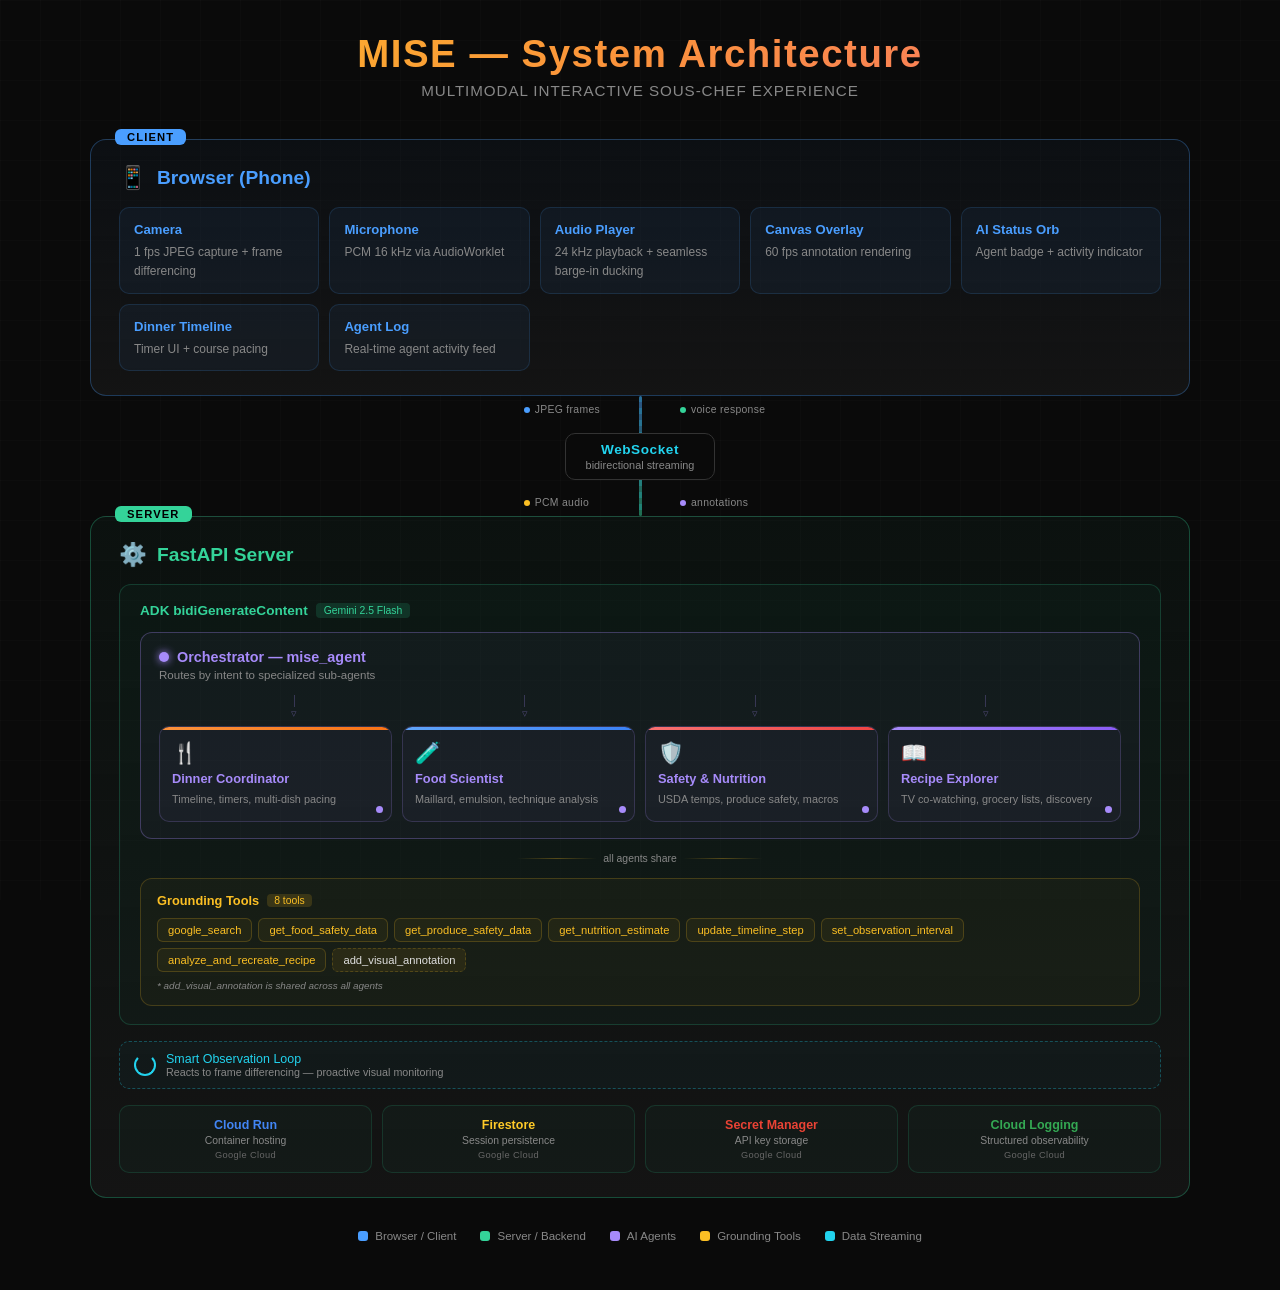
<file: app/static/architecture.html>
<!DOCTYPE html>
<html lang="en">
<head>
<meta charset="UTF-8">
<meta name="viewport" content="width=device-width, initial-scale=1.0">
<title>MISE — System Architecture</title>
<style>
  *, *::before, *::after { box-sizing: border-box; margin: 0; padding: 0; }

  :root {
    --bg: #0a0a0a;
    --bg-card: #141414;
    --border: #222;
    --text: #e0e0e0;
    --text-dim: #888;
    --blue: #4a9eff;
    --blue-glow: rgba(74, 158, 255, 0.15);
    --green: #34d399;
    --green-glow: rgba(52, 211, 153, 0.15);
    --purple: #a78bfa;
    --purple-glow: rgba(167, 139, 250, 0.15);
    --amber: #fbbf24;
    --amber-glow: rgba(251, 191, 36, 0.15);
    --red: #f87171;
    --orange: #fb923c;
    --cyan: #22d3ee;
  }

  body {
    background: var(--bg);
    color: var(--text);
    font-family: 'SF Pro Display', -apple-system, BlinkMacSystemFont, 'Segoe UI', Roboto, sans-serif;
    min-height: 100vh;
    overflow-x: hidden;
    padding: 32px 24px 48px;
  }

  /* ── Title ── */
  .title {
    text-align: center;
    margin-bottom: 40px;
  }
  .title h1 {
    font-size: 2.4rem;
    font-weight: 700;
    letter-spacing: 0.04em;
    background: linear-gradient(135deg, var(--amber) 0%, var(--orange) 50%, var(--red) 100%);
    -webkit-background-clip: text;
    -webkit-text-fill-color: transparent;
    background-clip: text;
  }
  .title .subtitle {
    font-size: 0.95rem;
    color: var(--text-dim);
    margin-top: 6px;
    letter-spacing: 0.06em;
    text-transform: uppercase;
  }

  /* ── Layout ── */
  .arch-container {
    max-width: 1100px;
    margin: 0 auto;
    display: flex;
    flex-direction: column;
    gap: 0;
    align-items: center;
  }

  /* ── Section Cards ── */
  .section {
    width: 100%;
    border: 1px solid var(--border);
    border-radius: 16px;
    padding: 24px 28px;
    position: relative;
    background: var(--bg-card);
  }
  .section-label {
    position: absolute;
    top: -11px;
    left: 24px;
    font-size: 0.7rem;
    font-weight: 600;
    letter-spacing: 0.1em;
    text-transform: uppercase;
    padding: 2px 12px;
    border-radius: 6px;
  }
  .section-title {
    font-size: 1.2rem;
    font-weight: 600;
    margin-bottom: 16px;
    display: flex;
    align-items: center;
    gap: 10px;
  }
  .section-title .icon {
    font-size: 1.4rem;
  }

  /* ── Browser Section ── */
  .browser-section {
    border-color: rgba(74, 158, 255, 0.3);
    background: linear-gradient(180deg, rgba(74, 158, 255, 0.04) 0%, var(--bg-card) 100%);
  }
  .browser-section .section-label {
    background: var(--blue);
    color: #000;
  }
  .browser-section .section-title { color: var(--blue); }

  .browser-grid {
    display: grid;
    grid-template-columns: repeat(auto-fit, minmax(200px, 1fr));
    gap: 10px;
  }
  .browser-item {
    background: rgba(74, 158, 255, 0.06);
    border: 1px solid rgba(74, 158, 255, 0.15);
    border-radius: 10px;
    padding: 12px 14px;
    font-size: 0.82rem;
    line-height: 1.45;
    transition: border-color 0.3s, background 0.3s;
  }
  .browser-item:hover {
    border-color: rgba(74, 158, 255, 0.4);
    background: rgba(74, 158, 255, 0.1);
  }
  .browser-item .label {
    font-weight: 600;
    color: var(--blue);
    display: block;
    margin-bottom: 3px;
  }
  .browser-item .detail {
    color: var(--text-dim);
    font-size: 0.75rem;
  }

  /* ── WebSocket Bridge ── */
  .ws-bridge {
    width: 100%;
    display: flex;
    flex-direction: column;
    align-items: center;
    padding: 8px 0;
    position: relative;
    height: 120px;
    justify-content: center;
  }
  .ws-line {
    width: 3px;
    height: 100%;
    background: linear-gradient(180deg, var(--blue), var(--green));
    position: absolute;
    border-radius: 3px;
    opacity: 0.5;
  }
  .ws-label-box {
    position: relative;
    z-index: 2;
    background: var(--bg);
    border: 1px solid #333;
    border-radius: 10px;
    padding: 8px 20px;
    text-align: center;
  }
  .ws-label-box .ws-title {
    font-weight: 700;
    font-size: 0.85rem;
    color: var(--cyan);
    letter-spacing: 0.04em;
  }
  .ws-label-box .ws-sub {
    font-size: 0.68rem;
    color: var(--text-dim);
    margin-top: 2px;
  }

  /* Flowing particles on WebSocket */
  .ws-particles {
    position: absolute;
    width: 100%;
    height: 100%;
    top: 0;
    left: 0;
    pointer-events: none;
    overflow: hidden;
  }
  .particle {
    position: absolute;
    left: 50%;
    width: 8px;
    height: 8px;
    border-radius: 50%;
    transform: translateX(-50%);
    opacity: 0;
  }
  .particle.down {
    animation: flowDown 2.5s ease-in-out infinite;
  }
  .particle.up {
    animation: flowUp 2.5s ease-in-out infinite;
  }
  .particle.p1 { background: var(--blue); animation-delay: 0s; left: calc(50% - 14px); }
  .particle.p2 { background: var(--amber); animation-delay: 0.6s; left: calc(50% - 6px); }
  .particle.p3 { background: var(--green); animation-delay: 1.2s; left: calc(50% + 6px); }
  .particle.p4 { background: var(--purple); animation-delay: 1.8s; left: calc(50% + 14px); }

  @keyframes flowDown {
    0%   { top: 0%; opacity: 0; }
    15%  { opacity: 1; }
    85%  { opacity: 1; }
    100% { top: 100%; opacity: 0; }
  }
  @keyframes flowUp {
    0%   { top: 100%; opacity: 0; }
    15%  { opacity: 1; }
    85%  { opacity: 1; }
    100% { top: 0%; opacity: 0; }
  }

  /* Data flow labels beside the bridge */
  .ws-data-labels {
    position: absolute;
    top: 0;
    height: 100%;
    display: flex;
    flex-direction: column;
    justify-content: space-between;
    padding: 8px 0;
    font-size: 0.65rem;
    color: var(--text-dim);
    letter-spacing: 0.03em;
  }
  .ws-data-labels.left { right: calc(50% + 40px); text-align: right; }
  .ws-data-labels.right { left: calc(50% + 40px); text-align: left; }
  .ws-data-labels span {
    display: flex;
    align-items: center;
    gap: 5px;
    white-space: nowrap;
  }
  .ws-data-labels .dot {
    width: 6px;
    height: 6px;
    border-radius: 50%;
    display: inline-block;
    flex-shrink: 0;
  }

  /* ── Server Section ── */
  .server-section {
    border-color: rgba(52, 211, 153, 0.3);
    background: linear-gradient(180deg, rgba(52, 211, 153, 0.04) 0%, var(--bg-card) 100%);
  }
  .server-section .section-label {
    background: var(--green);
    color: #000;
  }
  .server-section .section-title { color: var(--green); }

  /* ── ADK Block ── */
  .adk-block {
    border: 1px solid rgba(52, 211, 153, 0.2);
    border-radius: 12px;
    padding: 18px 20px;
    margin-bottom: 16px;
    background: rgba(52, 211, 153, 0.03);
  }
  .adk-header {
    font-size: 0.85rem;
    font-weight: 600;
    color: var(--green);
    margin-bottom: 14px;
    display: flex;
    align-items: center;
    gap: 8px;
  }
  .adk-header .badge {
    font-size: 0.65rem;
    background: rgba(52, 211, 153, 0.15);
    padding: 2px 8px;
    border-radius: 4px;
    font-weight: 500;
    color: var(--green);
  }

  /* ── Orchestrator ── */
  .orchestrator {
    border: 1px solid rgba(167, 139, 250, 0.3);
    border-radius: 12px;
    padding: 16px 18px;
    margin-bottom: 14px;
    background: rgba(167, 139, 250, 0.04);
    position: relative;
  }
  .orchestrator-title {
    font-size: 0.9rem;
    font-weight: 700;
    color: var(--purple);
    margin-bottom: 4px;
    display: flex;
    align-items: center;
    gap: 8px;
  }
  .orchestrator-title .orb {
    width: 10px;
    height: 10px;
    border-radius: 50%;
    background: var(--purple);
    animation: orbPulse 2s ease-in-out infinite;
    box-shadow: 0 0 8px var(--purple);
  }
  .orchestrator-sub {
    font-size: 0.72rem;
    color: var(--text-dim);
    margin-bottom: 14px;
  }

  @keyframes orbPulse {
    0%, 100% { transform: scale(1); opacity: 1; box-shadow: 0 0 8px var(--purple); }
    50% { transform: scale(1.3); opacity: 0.7; box-shadow: 0 0 18px var(--purple); }
  }

  /* ── Sub-Agents Grid ── */
  .agents-grid {
    display: grid;
    grid-template-columns: repeat(4, 1fr);
    gap: 10px;
  }
  .agent-card {
    border: 1px solid rgba(167, 139, 250, 0.2);
    border-radius: 10px;
    padding: 14px 12px;
    background: rgba(167, 139, 250, 0.04);
    position: relative;
    overflow: hidden;
    transition: border-color 0.3s, transform 0.2s;
  }
  .agent-card:hover {
    border-color: rgba(167, 139, 250, 0.5);
    transform: translateY(-2px);
  }
  .agent-card::before {
    content: '';
    position: absolute;
    top: 0;
    left: 0;
    right: 0;
    height: 3px;
    border-radius: 10px 10px 0 0;
  }
  .agent-card:nth-child(1)::before { background: linear-gradient(90deg, #fb923c, #f97316); }
  .agent-card:nth-child(2)::before { background: linear-gradient(90deg, #60a5fa, #3b82f6); }
  .agent-card:nth-child(3)::before { background: linear-gradient(90deg, #f87171, #ef4444); }
  .agent-card:nth-child(4)::before { background: linear-gradient(90deg, #a78bfa, #8b5cf6); }
  .agent-card .agent-icon {
    font-size: 1.3rem;
    margin-bottom: 6px;
  }
  .agent-card .agent-name {
    font-size: 0.8rem;
    font-weight: 600;
    color: var(--purple);
    margin-bottom: 4px;
    line-height: 1.3;
  }
  .agent-card .agent-desc {
    font-size: 0.68rem;
    color: var(--text-dim);
    line-height: 1.4;
  }
  .agent-pulse {
    position: absolute;
    bottom: 8px;
    right: 8px;
    width: 7px;
    height: 7px;
    border-radius: 50%;
    background: var(--purple);
    animation: agentPulse 3s ease-in-out infinite;
  }
  .agent-card:nth-child(1) .agent-pulse { animation-delay: 0s; }
  .agent-card:nth-child(2) .agent-pulse { animation-delay: 0.7s; }
  .agent-card:nth-child(3) .agent-pulse { animation-delay: 1.4s; }
  .agent-card:nth-child(4) .agent-pulse { animation-delay: 2.1s; }

  @keyframes agentPulse {
    0%, 100% { opacity: 0.4; transform: scale(1); }
    50% { opacity: 1; transform: scale(1.5); }
  }

  /* Routing arrows from orchestrator to agents */
  .routing-arrows {
    display: flex;
    justify-content: space-around;
    margin-bottom: 6px;
    padding: 0 20px;
  }
  .routing-arrow {
    display: flex;
    flex-direction: column;
    align-items: center;
    color: rgba(167, 139, 250, 0.35);
    font-size: 0.7rem;
  }
  .routing-arrow .arrow-line {
    width: 1px;
    height: 12px;
    background: rgba(167, 139, 250, 0.25);
    animation: routeFlow 2s ease-in-out infinite;
  }
  .routing-arrow:nth-child(1) .arrow-line { animation-delay: 0s; }
  .routing-arrow:nth-child(2) .arrow-line { animation-delay: 0.5s; }
  .routing-arrow:nth-child(3) .arrow-line { animation-delay: 1s; }
  .routing-arrow:nth-child(4) .arrow-line { animation-delay: 1.5s; }

  @keyframes routeFlow {
    0%, 100% { opacity: 0.3; height: 12px; }
    50% { opacity: 1; height: 16px; }
  }

  /* ── Tools Grid ── */
  .tools-section {
    margin-top: 14px;
    border: 1px solid rgba(251, 191, 36, 0.2);
    border-radius: 12px;
    padding: 14px 16px;
    background: rgba(251, 191, 36, 0.03);
  }
  .tools-header {
    font-size: 0.8rem;
    font-weight: 600;
    color: var(--amber);
    margin-bottom: 10px;
    display: flex;
    align-items: center;
    gap: 8px;
  }
  .tools-header .count {
    font-size: 0.65rem;
    background: rgba(251, 191, 36, 0.15);
    padding: 1px 7px;
    border-radius: 4px;
    font-weight: 500;
  }
  .tools-grid {
    display: flex;
    flex-wrap: wrap;
    gap: 6px;
  }
  .tool-chip {
    font-size: 0.7rem;
    padding: 5px 10px;
    border: 1px solid rgba(251, 191, 36, 0.2);
    border-radius: 6px;
    background: rgba(251, 191, 36, 0.05);
    color: var(--amber);
    transition: background 0.2s, border-color 0.2s;
    white-space: nowrap;
  }
  .tool-chip:hover {
    background: rgba(251, 191, 36, 0.12);
    border-color: rgba(251, 191, 36, 0.4);
  }
  .tool-chip.shared {
    border-style: dashed;
    color: #d4a, var(--amber);
    background: rgba(251, 191, 36, 0.08);
    position: relative;
  }
  .tool-shared-note {
    font-size: 0.62rem;
    color: var(--text-dim);
    margin-top: 8px;
    font-style: italic;
  }

  /* ── Server Services ── */
  .server-services {
    display: grid;
    grid-template-columns: repeat(4, 1fr);
    gap: 10px;
    margin-top: 16px;
  }
  .service-card {
    border: 1px solid rgba(52, 211, 153, 0.15);
    border-radius: 10px;
    padding: 12px;
    background: rgba(52, 211, 153, 0.03);
    text-align: center;
    transition: border-color 0.3s;
  }
  .service-card:hover {
    border-color: rgba(52, 211, 153, 0.35);
  }
  .service-card .svc-name {
    font-size: 0.78rem;
    font-weight: 600;
    margin-bottom: 3px;
  }
  .service-card .svc-detail {
    font-size: 0.65rem;
    color: var(--text-dim);
  }
  /* Google Cloud brand colors */
  .service-card.cloudrun .svc-name { color: #4285F4; }
  .service-card.firestore .svc-name { color: #FFCA28; }
  .service-card.secretmgr .svc-name { color: #EA4335; }
  .service-card.logging .svc-name { color: #34A853; }
  .service-card .gcp-label {
    font-size: 0.58rem;
    color: #666;
    margin-top: 4px;
    letter-spacing: 0.04em;
  }

  /* ── Smart Observation Loop indicator ── */
  .obs-loop {
    margin-top: 14px;
    display: flex;
    align-items: center;
    gap: 10px;
    padding: 10px 14px;
    border: 1px dashed rgba(34, 211, 238, 0.3);
    border-radius: 10px;
    background: rgba(34, 211, 238, 0.03);
  }
  .obs-loop .loop-ring {
    width: 22px;
    height: 22px;
    border: 2px solid var(--cyan);
    border-top-color: transparent;
    border-radius: 50%;
    animation: spin 2s linear infinite;
    flex-shrink: 0;
  }
  @keyframes spin {
    to { transform: rotate(360deg); }
  }
  .obs-loop .loop-text {
    font-size: 0.78rem;
    color: var(--cyan);
    font-weight: 500;
  }
  .obs-loop .loop-detail {
    font-size: 0.67rem;
    color: var(--text-dim);
  }

  /* ── Legend ── */
  .legend {
    margin-top: 32px;
    display: flex;
    justify-content: center;
    gap: 24px;
    flex-wrap: wrap;
  }
  .legend-item {
    display: flex;
    align-items: center;
    gap: 7px;
    font-size: 0.72rem;
    color: var(--text-dim);
  }
  .legend-dot {
    width: 10px;
    height: 10px;
    border-radius: 3px;
  }
  .legend-dot.blue { background: var(--blue); }
  .legend-dot.green { background: var(--green); }
  .legend-dot.purple { background: var(--purple); }
  .legend-dot.amber { background: var(--amber); }
  .legend-dot.cyan { background: var(--cyan); }

  /* ── Responsive ── */
  @media (max-width: 800px) {
    .agents-grid { grid-template-columns: repeat(2, 1fr); }
    .server-services { grid-template-columns: repeat(2, 1fr); }
    .browser-grid { grid-template-columns: repeat(2, 1fr); }
    body { padding: 20px 12px; }
  }
  @media (max-width: 500px) {
    .agents-grid { grid-template-columns: 1fr; }
    .server-services { grid-template-columns: 1fr; }
    .browser-grid { grid-template-columns: 1fr; }
    .ws-data-labels { display: none; }
  }

  /* ── Subtle BG grid ── */
  body::before {
    content: '';
    position: fixed;
    top: 0; left: 0; right: 0; bottom: 0;
    background-image:
      linear-gradient(rgba(255,255,255,0.015) 1px, transparent 1px),
      linear-gradient(90deg, rgba(255,255,255,0.015) 1px, transparent 1px);
    background-size: 40px 40px;
    pointer-events: none;
    z-index: -1;
  }

  /* ── Animated glow ring on sections ── */
  .section::after {
    content: '';
    position: absolute;
    inset: -1px;
    border-radius: 16px;
    pointer-events: none;
    opacity: 0;
    transition: opacity 0.4s;
  }
  .section:hover::after { opacity: 1; }
  .browser-section::after {
    box-shadow: 0 0 30px rgba(74, 158, 255, 0.08);
  }
  .server-section::after {
    box-shadow: 0 0 30px rgba(52, 211, 153, 0.08);
  }

  /* ── Connection arrows between orchestrator and tools ── */
  .tool-connection {
    display: flex;
    align-items: center;
    justify-content: center;
    gap: 6px;
    margin: 10px 0 4px;
    color: var(--text-dim);
    font-size: 0.65rem;
  }
  .tool-connection .tc-line {
    flex: 1;
    max-width: 80px;
    height: 1px;
    background: linear-gradient(90deg, transparent, rgba(251,191,36,0.3), transparent);
  }

  /* Animated dashes on WebSocket line */
  .ws-line-dashed {
    position: absolute;
    width: 3px;
    height: 100%;
    background: repeating-linear-gradient(
      180deg,
      var(--cyan) 0px,
      var(--cyan) 6px,
      transparent 6px,
      transparent 12px
    );
    opacity: 0.2;
    animation: dashScroll 1.5s linear infinite;
    border-radius: 3px;
  }
  @keyframes dashScroll {
    0% { background-position: 0 0; }
    100% { background-position: 0 12px; }
  }
</style>
</head>
<body>

<!-- Title -->
<div class="title">
  <h1>MISE &mdash; System Architecture</h1>
  <div class="subtitle">Multimodal Interactive Sous-chef Experience</div>
</div>

<div class="arch-container">

  <!-- ════════════ BROWSER ════════════ -->
  <section class="section browser-section">
    <div class="section-label">CLIENT</div>
    <div class="section-title">
      <span class="icon">&#128241;</span>
      Browser (Phone)
    </div>
    <div class="browser-grid">
      <div class="browser-item">
        <span class="label">Camera</span>
        <span class="detail">1 fps JPEG capture + frame differencing</span>
      </div>
      <div class="browser-item">
        <span class="label">Microphone</span>
        <span class="detail">PCM 16 kHz via AudioWorklet</span>
      </div>
      <div class="browser-item">
        <span class="label">Audio Player</span>
        <span class="detail">24 kHz playback + seamless barge-in ducking</span>
      </div>
      <div class="browser-item">
        <span class="label">Canvas Overlay</span>
        <span class="detail">60 fps annotation rendering</span>
      </div>
      <div class="browser-item">
        <span class="label">AI Status Orb</span>
        <span class="detail">Agent badge + activity indicator</span>
      </div>
      <div class="browser-item">
        <span class="label">Dinner Timeline</span>
        <span class="detail">Timer UI + course pacing</span>
      </div>
      <div class="browser-item">
        <span class="label">Agent Log</span>
        <span class="detail">Real-time agent activity feed</span>
      </div>
    </div>
  </section>

  <!-- ════════════ WEBSOCKET ════════════ -->
  <div class="ws-bridge">
    <div class="ws-line"></div>
    <div class="ws-line-dashed"></div>

    <!-- Particles flowing down (to server) -->
    <div class="ws-particles">
      <div class="particle down p1"></div>
      <div class="particle down p2"></div>
      <div class="particle up p3"></div>
      <div class="particle up p4"></div>
    </div>

    <!-- Label -->
    <div class="ws-label-box">
      <div class="ws-title">WebSocket</div>
      <div class="ws-sub">bidirectional streaming</div>
    </div>

    <!-- Data flow annotations -->
    <div class="ws-data-labels left">
      <span><span class="dot" style="background:var(--blue)"></span> JPEG frames</span>
      <span><span class="dot" style="background:var(--amber)"></span> PCM audio</span>
    </div>
    <div class="ws-data-labels right">
      <span><span class="dot" style="background:var(--green)"></span> voice response</span>
      <span><span class="dot" style="background:var(--purple)"></span> annotations</span>
    </div>
  </div>

  <!-- ════════════ SERVER ════════════ -->
  <section class="section server-section">
    <div class="section-label">SERVER</div>
    <div class="section-title">
      <span class="icon">&#9881;&#65039;</span>
      FastAPI Server
    </div>

    <!-- ADK Block -->
    <div class="adk-block">
      <div class="adk-header">
        ADK bidiGenerateContent
        <span class="badge">Gemini 2.5 Flash</span>
      </div>

      <!-- Orchestrator -->
      <div class="orchestrator">
        <div class="orchestrator-title">
          <span class="orb"></span>
          Orchestrator &mdash; mise_agent
        </div>
        <div class="orchestrator-sub">Routes by intent to specialized sub-agents</div>

        <!-- Routing arrows -->
        <div class="routing-arrows">
          <div class="routing-arrow"><div class="arrow-line"></div>&#9663;</div>
          <div class="routing-arrow"><div class="arrow-line"></div>&#9663;</div>
          <div class="routing-arrow"><div class="arrow-line"></div>&#9663;</div>
          <div class="routing-arrow"><div class="arrow-line"></div>&#9663;</div>
        </div>

        <!-- Sub-Agents -->
        <div class="agents-grid">
          <div class="agent-card">
            <div class="agent-icon">&#127860;</div>
            <div class="agent-name">Dinner Coordinator</div>
            <div class="agent-desc">Timeline, timers, multi-dish pacing</div>
            <div class="agent-pulse"></div>
          </div>
          <div class="agent-card">
            <div class="agent-icon">&#129514;</div>
            <div class="agent-name">Food Scientist</div>
            <div class="agent-desc">Maillard, emulsion, technique analysis</div>
            <div class="agent-pulse"></div>
          </div>
          <div class="agent-card">
            <div class="agent-icon">&#128737;&#65039;</div>
            <div class="agent-name">Safety &amp; Nutrition</div>
            <div class="agent-desc">USDA temps, produce safety, macros</div>
            <div class="agent-pulse"></div>
          </div>
          <div class="agent-card">
            <div class="agent-icon">&#128214;</div>
            <div class="agent-name">Recipe Explorer</div>
            <div class="agent-desc">TV co-watching, grocery lists, discovery</div>
            <div class="agent-pulse"></div>
          </div>
        </div>
      </div>

      <!-- Tool connection line -->
      <div class="tool-connection">
        <div class="tc-line"></div>
        <span>all agents share</span>
        <div class="tc-line"></div>
      </div>

      <!-- Tools -->
      <div class="tools-section">
        <div class="tools-header">
          Grounding Tools
          <span class="count">8 tools</span>
        </div>
        <div class="tools-grid">
          <div class="tool-chip">google_search</div>
          <div class="tool-chip">get_food_safety_data</div>
          <div class="tool-chip">get_produce_safety_data</div>
          <div class="tool-chip">get_nutrition_estimate</div>
          <div class="tool-chip">update_timeline_step</div>
          <div class="tool-chip">set_observation_interval</div>
          <div class="tool-chip">analyze_and_recreate_recipe</div>
          <div class="tool-chip shared">add_visual_annotation</div>
        </div>
        <div class="tool-shared-note">* add_visual_annotation is shared across all agents</div>
      </div>
    </div>

    <!-- Smart Observation Loop -->
    <div class="obs-loop">
      <div class="loop-ring"></div>
      <div>
        <div class="loop-text">Smart Observation Loop</div>
        <div class="loop-detail">Reacts to frame differencing &mdash; proactive visual monitoring</div>
      </div>
    </div>

    <!-- Google Cloud Services -->
    <div class="server-services">
      <div class="service-card cloudrun">
        <div class="svc-name">Cloud Run</div>
        <div class="svc-detail">Container hosting</div>
        <div class="gcp-label">Google Cloud</div>
      </div>
      <div class="service-card firestore">
        <div class="svc-name">Firestore</div>
        <div class="svc-detail">Session persistence</div>
        <div class="gcp-label">Google Cloud</div>
      </div>
      <div class="service-card secretmgr">
        <div class="svc-name">Secret Manager</div>
        <div class="svc-detail">API key storage</div>
        <div class="gcp-label">Google Cloud</div>
      </div>
      <div class="service-card logging">
        <div class="svc-name">Cloud Logging</div>
        <div class="svc-detail">Structured observability</div>
        <div class="gcp-label">Google Cloud</div>
      </div>
    </div>
  </section>

</div>

<!-- Legend -->
<div class="legend">
  <div class="legend-item"><div class="legend-dot blue"></div>Browser / Client</div>
  <div class="legend-item"><div class="legend-dot green"></div>Server / Backend</div>
  <div class="legend-item"><div class="legend-dot purple"></div>AI Agents</div>
  <div class="legend-item"><div class="legend-dot amber"></div>Grounding Tools</div>
  <div class="legend-item"><div class="legend-dot cyan"></div>Data Streaming</div>
</div>

</body>
</html>
</file>
